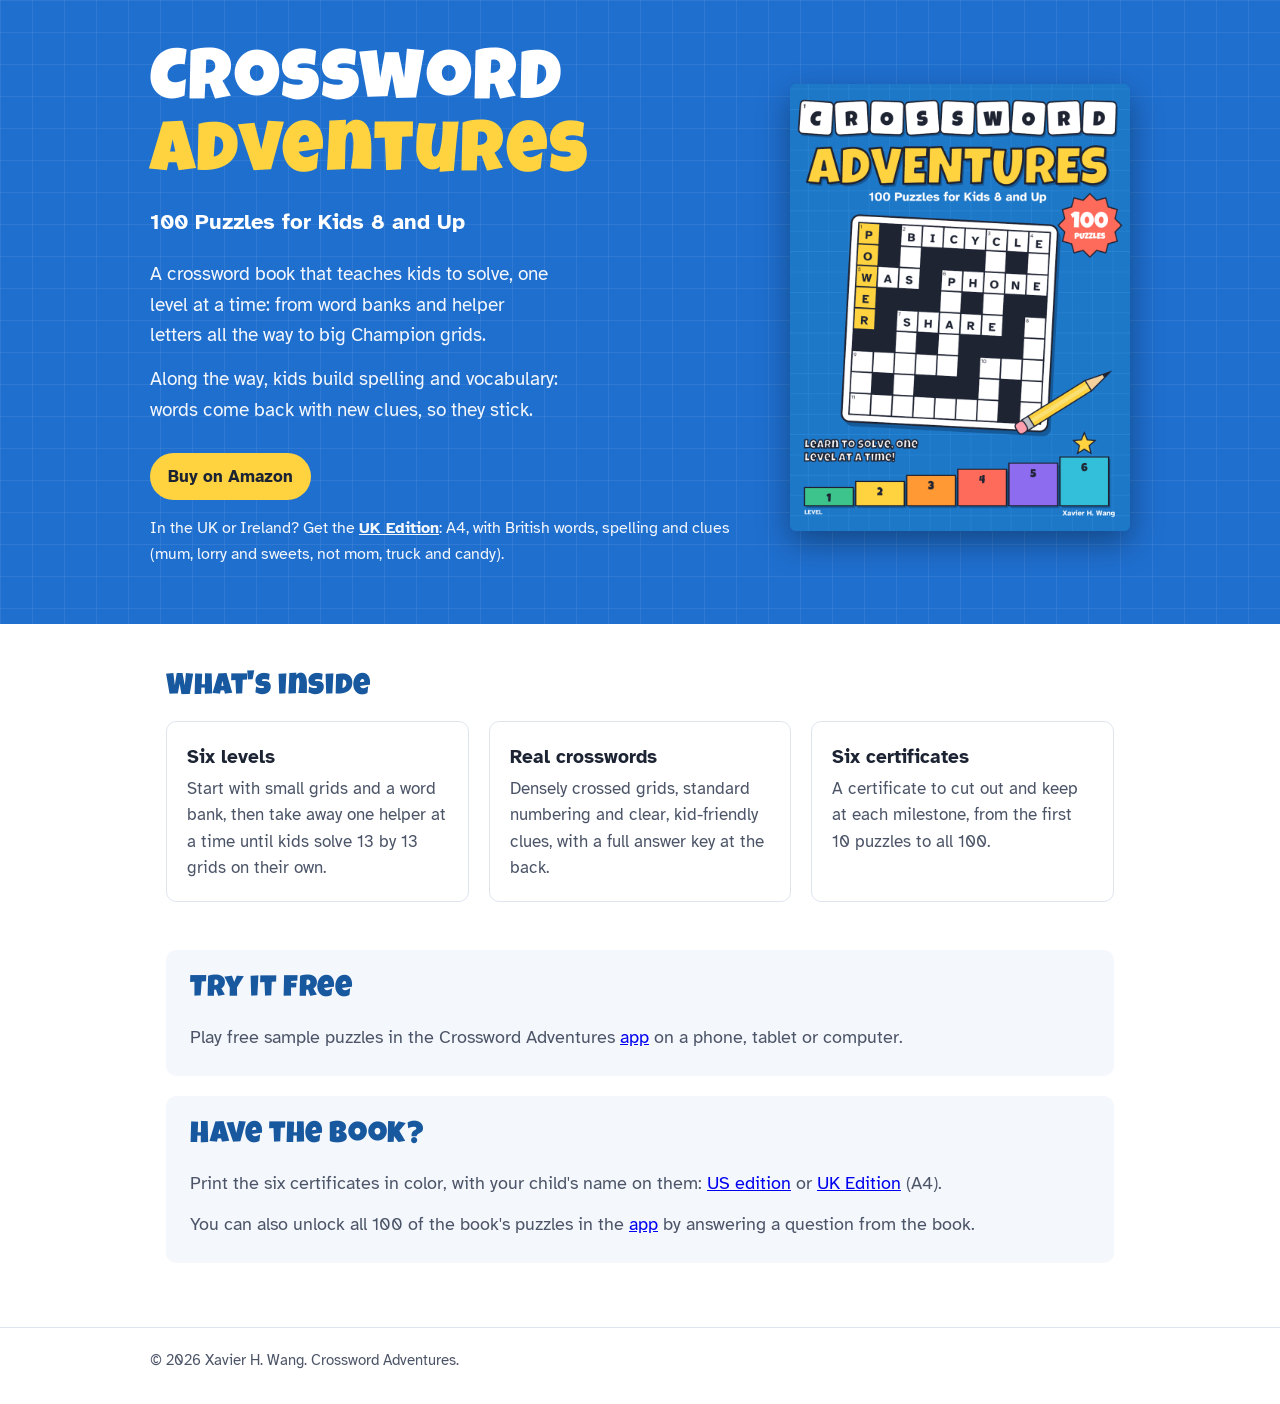
<file: index.html>
<!doctype html>
<html lang="en">
<head>
<meta charset="utf-8">
<meta name="viewport" content="width=device-width, initial-scale=1">
<title>Crossword Adventures</title>
<meta name="description" content="Crossword Adventures: 100 crossword puzzles for kids 8 and up that teach kids to solve, one level at a time. Available now on Amazon.">
<link rel="preconnect" href="https://fonts.googleapis.com">
<link rel="preconnect" href="https://fonts.gstatic.com" crossorigin>
<link rel="stylesheet" href="https://fonts.googleapis.com/css2?family=Atkinson+Hyperlegible:wght@400;700&family=Luckiest+Guy&display=swap">
<style>
  :root {
    --blue: #1f6fcf; --blue-deep: #17589f; --yellow: #ffd23f; --ink: #1c2333;
    --paper: #ffffff; --muted: #4c5568; --rule: #dfe5ef;
  }
  * { box-sizing: border-box }
  body { margin: 0; font: 18px/1.6 "Atkinson Hyperlegible", Arial, sans-serif; color: var(--ink); background: var(--paper) }
  header {
    background: var(--blue);
    background-image: linear-gradient(rgba(255,255,255,.07) 1px, transparent 1px),
                      linear-gradient(90deg, rgba(255,255,255,.07) 1px, transparent 1px);
    background-size: 32px 32px;
    color: #fff; padding: 48px 16px 56px;
  }
  .wrap { max-width: 980px; margin: 0 auto }
  .hero { display: grid; grid-template-columns: 1fr 340px; gap: 48px; align-items: center }
  h1 { font: 400 clamp(44px, 7vw, 72px)/1 "Luckiest Guy", sans-serif; margin: 0 0 12px; letter-spacing: .02em }
  h1 span { color: var(--yellow); display: block }
  .sub { font-size: 22px; font-weight: 700; margin: 0 0 20px }
  .lead { font-size: 19px; max-width: 34ch; margin: 0 0 28px; opacity: .95 }
  .lead:has(+ .lead) { margin-bottom: 14px }
  .badge { display: inline-block; background: var(--yellow); color: var(--ink); font-weight: 700;
           padding: 10px 18px; border-radius: 999px; font-size: 17px }
  .edition { margin: 16px 0 0; font-size: 16px; opacity: .95 }
  .edition a { color: #fff; font-weight: 700 }
  .edition a:focus-visible { outline: 3px solid var(--yellow); outline-offset: 2px }
  .cover { width: 100%; height: auto; border-radius: 6px; box-shadow: 0 12px 32px rgba(0,0,0,.35) }
  main { padding: 48px 16px 24px }
  h2 { font: 400 30px/1.1 "Luckiest Guy", sans-serif; color: var(--blue-deep); margin: 0 0 16px; letter-spacing: .02em }
  .grid { display: grid; grid-template-columns: repeat(3, 1fr); gap: 20px; margin-bottom: 48px }
  .card { border: 1px solid var(--rule); border-radius: 10px; padding: 20px }
  .card b { display: block; font-size: 19px; margin-bottom: 4px }
  .card p { margin: 0; color: var(--muted); font-size: 16.5px }
  .soon { background: #f4f7fc; border-radius: 10px; padding: 24px; margin-bottom: 40px }
  .soon p { margin: 0; color: var(--muted) }
  footer { border-top: 1px solid var(--rule); padding: 20px 16px 32px; color: var(--muted); font-size: 15px }
  @media (max-width: 760px) {
    .hero { grid-template-columns: 1fr; gap: 32px; text-align: center }
    .lead { margin-left: auto; margin-right: auto }
    .cover { max-width: 300px; display: block; margin: 0 auto }
    .grid { grid-template-columns: 1fr }
  }
</style>
</head>
<body>
<header>
  <div class="wrap hero">
    <div>
      <h1>Crossword <span>Adventures</span></h1>
      <p class="sub">100 Puzzles for Kids 8 and Up</p>
      <p class="lead">A crossword book that teaches kids to solve, one level at a time: from word banks and helper letters all the way to big Champion grids.</p>
      <p class="lead">Along the way, kids build spelling and vocabulary: words come back with new clues, so they stick.</p>
      <a class="badge" href="https://www.amazon.com/dp/B0HRD9HSZ9" style="text-decoration:none">Buy on Amazon</a>
      <p class="edition">In the UK or Ireland? Get the <a href="https://www.amazon.co.uk/dp/B0HRG3HMQG">UK Edition</a>: A4, with British words, spelling and clues (mum, lorry and sweets, not mom, truck and candy).</p>
    </div>
    <img class="cover" src="cover.png" alt="Cover of Crossword Adventures: 100 Puzzles for Kids 8 and Up, by Xavier H. Wang" width="900" height="1182">
  </div>
</header>
<main class="wrap">
  <h2>What's inside</h2>
  <div class="grid">
    <div class="card"><b>Six levels</b><p>Start with small grids and a word bank, then take away one helper at a time until kids solve 13 by 13 grids on their own.</p></div>
    <div class="card"><b>Real crosswords</b><p>Densely crossed grids, standard numbering and clear, kid-friendly clues, with a full answer key at the back.</p></div>
    <div class="card"><b>Six certificates</b><p>A certificate to cut out and keep at each milestone, from the first 10 puzzles to all 100.</p></div>
  </div>
  <div class="soon" style="margin-bottom:20px">
    <h2>Try it free</h2>
    <p>Play free sample puzzles in the Crossword Adventures <a href="https://app.crosswordadventures.com">app</a> on a phone, tablet or computer.</p>
  </div>
  <div class="soon">
    <h2>Have the book?</h2>
    <p>Print the six certificates in color, with your child's name on them: <a href="/adventuresone/">US edition</a> or <a href="/adventuresone-uk/">UK Edition</a> (A4).</p>
    <p style="margin-top:12px">You can also unlock all 100 of the book's puzzles in the
       <a href="https://app.crosswordadventures.com">app</a> by answering a question from the book.</p>
  </div>
</main>
<footer>
  <div class="wrap">&copy; 2026 Xavier H. Wang. Crossword Adventures.</div>
</footer>
</body>
</html>
</file>
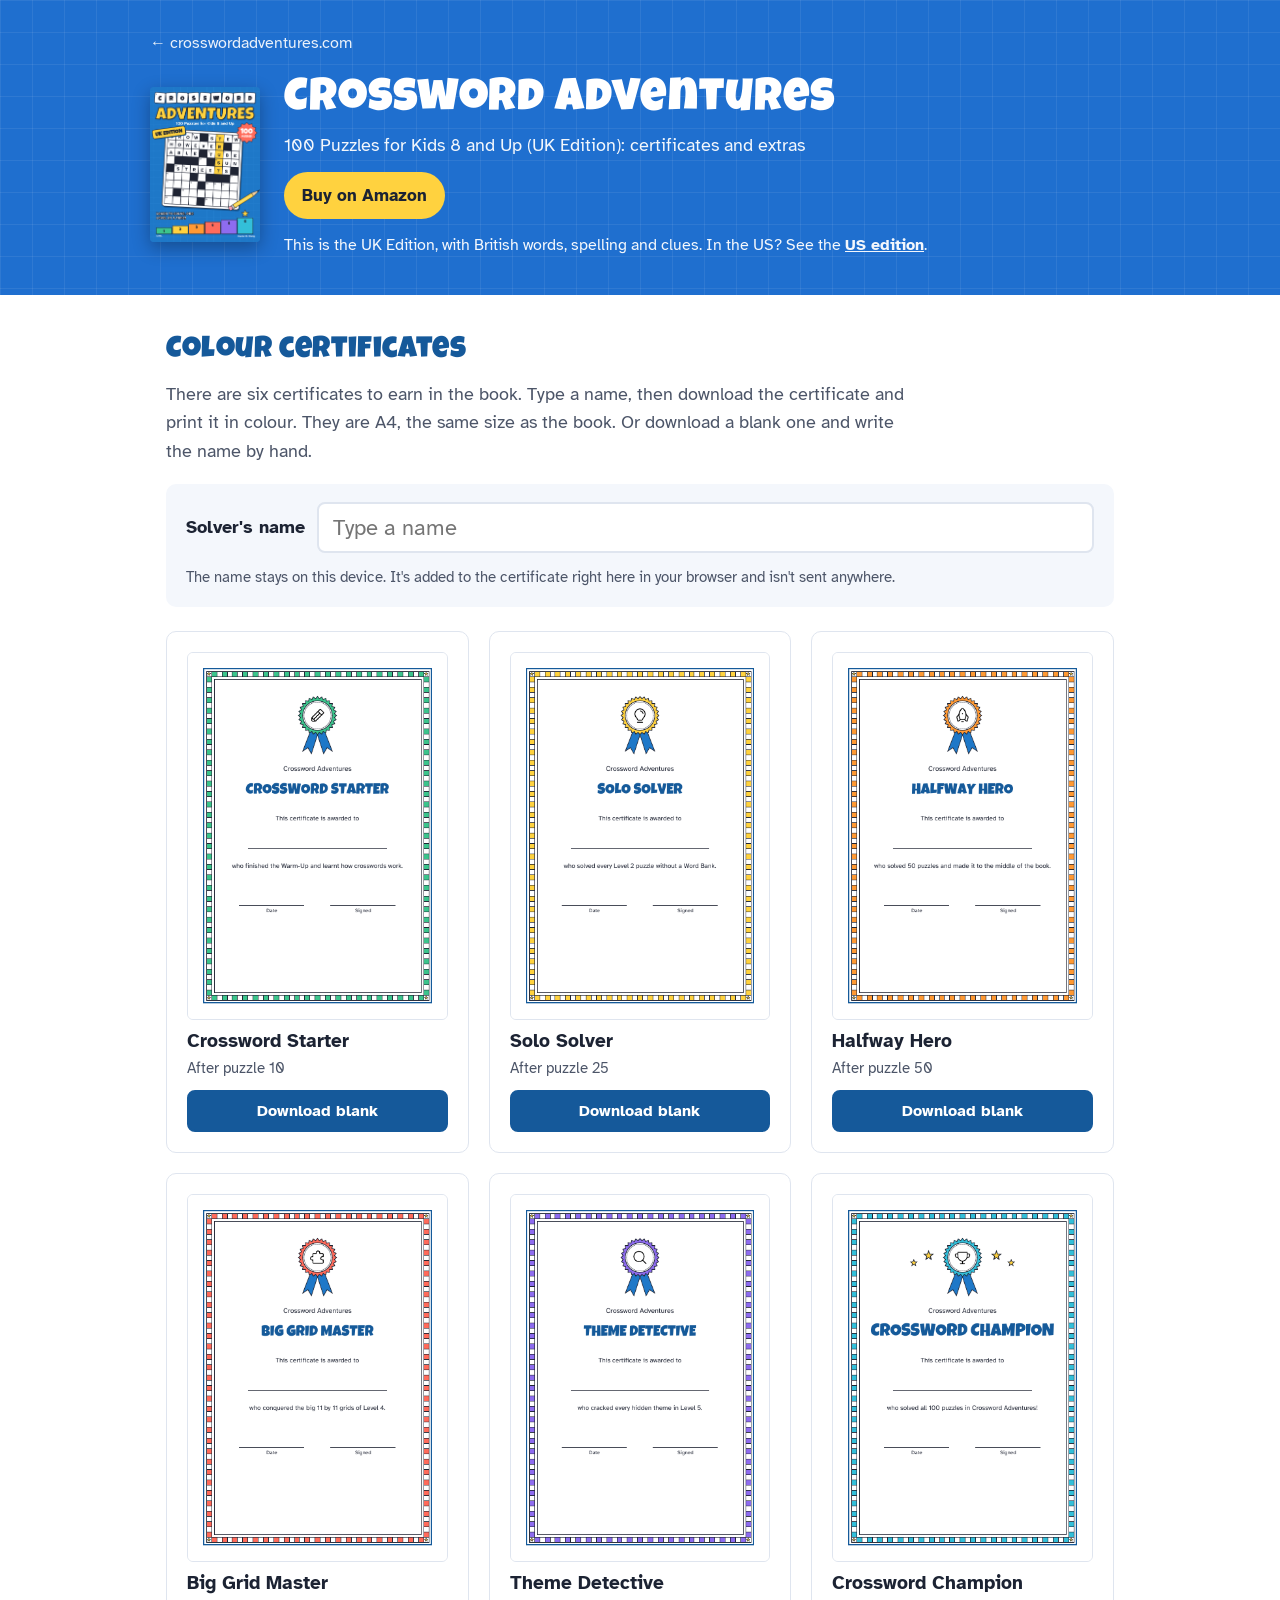
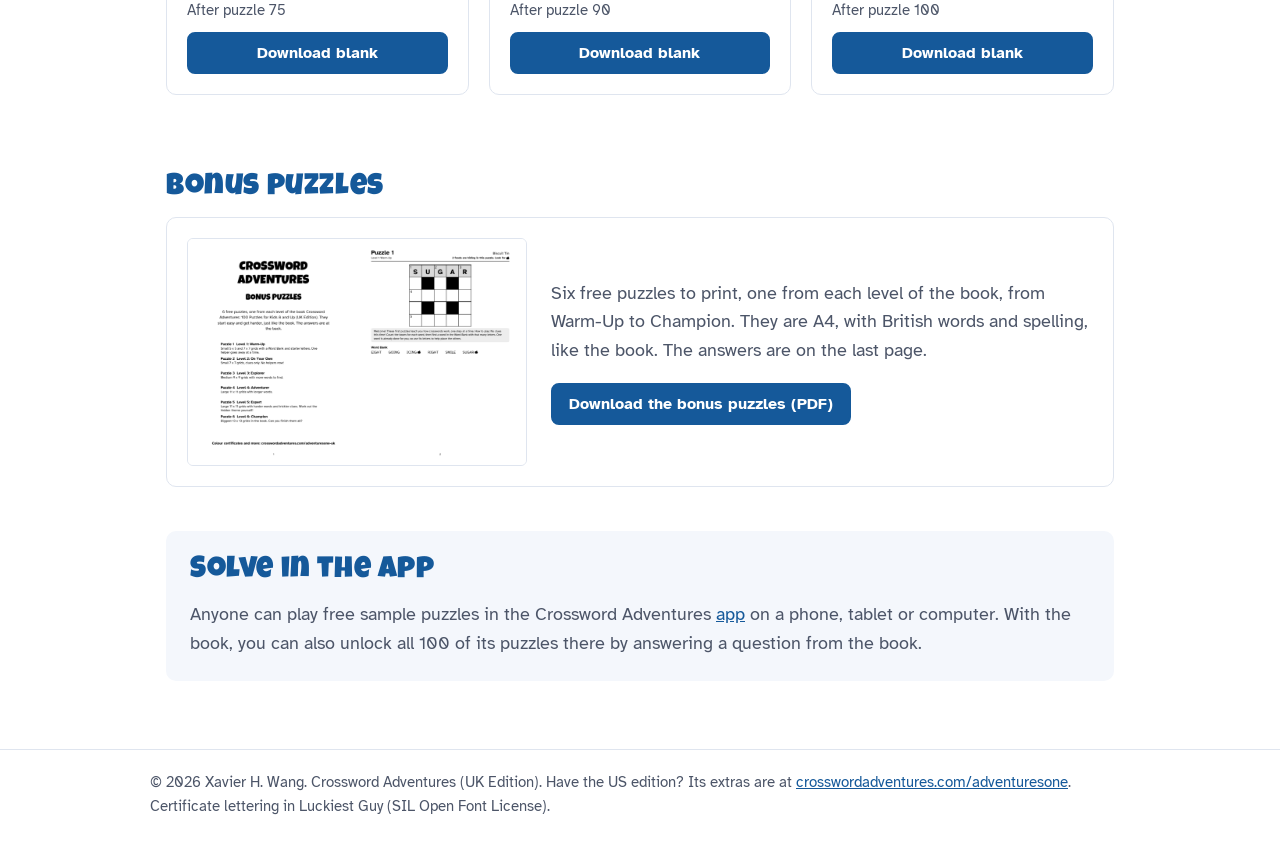
<file: adventuresone-uk/index.html>
<!doctype html>
<html lang="en">
<head>
<meta charset="utf-8">
<meta name="viewport" content="width=device-width, initial-scale=1">
<title>Crossword Adventures UK Edition: Certificates and Extras</title>
<meta name="description" content="Free colour certificates with your child's name, and six free bonus puzzles, for Crossword Adventures: 100 Puzzles for Kids 8 and Up (UK Edition).">
<link rel="preconnect" href="https://fonts.googleapis.com">
<link rel="preconnect" href="https://fonts.gstatic.com" crossorigin>
<link rel="stylesheet" href="https://fonts.googleapis.com/css2?family=Atkinson+Hyperlegible:wght@400;700&family=Luckiest+Guy&display=swap">
<link rel="stylesheet" href="/css/site.css">
<style>
  header { padding: 28px 16px 36px }
  .top { display: flex; align-items: center; gap: 24px }
  .top img { width: 110px; height: auto; border-radius: 4px; box-shadow: 0 6px 18px rgba(0,0,0,.3) }
  .home { color: #fff; opacity: .9; font-size: 16px; text-decoration: none }
  .home:hover { text-decoration: underline }
  header h1 { font: 400 clamp(32px, 5vw, 46px)/1.05 "Luckiest Guy", sans-serif; margin: 6px 0 6px; letter-spacing: .02em }
  header p { margin: 0; font-size: 18px; opacity: .95 }
  main { padding: 40px 16px 24px }
  section { margin-bottom: 44px }
  .lead { margin: 0 0 18px; color: var(--muted); max-width: 62ch }
  .namebox { display: flex; flex-wrap: wrap; gap: 12px; align-items: center; background: var(--soft);
             border-radius: 10px; padding: 18px 20px; margin-bottom: 24px }
  .namebox label { font-weight: 700 }
  .namebox input { font: 22px "Atkinson Hyperlegible", Arial, sans-serif; padding: 10px 14px; border: 2px solid var(--rule);
                   border-radius: 8px; flex: 1 1 260px; min-width: 0; color: var(--ink) }
  .namebox small { flex-basis: 100%; color: var(--muted); font-size: 15px }
  .certs { display: grid; grid-template-columns: repeat(3, 1fr); gap: 20px }
  .cert { display: flex; flex-direction: column; gap: 10px }
  .cert img { width: 100%; height: auto; border: 1px solid var(--rule); border-radius: 6px; background: #fff }
  .cert b { font-size: 19px; line-height: 1.25 }
  .cert .when { color: var(--muted); font-size: 15px; margin-top: -8px }
  .cert .btns { display: flex; flex-direction: column; gap: 8px; margin-top: auto }
  .status { min-height: 1.4em; color: var(--muted); font-size: 15px; margin-top: 12px }
  .bonus { display: flex; gap: 24px; align-items: center; flex-wrap: wrap }
  .bonus img { width: 340px; max-width: 100%; height: auto; border: 1px solid var(--rule); border-radius: 6px; background: #fff }
  .bonus div { flex: 1 1 260px }
  @media (max-width: 760px) {
    .certs { grid-template-columns: 1fr 1fr }
    .top img { width: 80px }
  }
  @media (max-width: 460px) { .certs { grid-template-columns: 1fr } }
</style>
</head>
<body>
<header class="grid-bg">
  <div class="wrap">
    <a class="home" href="/">&larr; crosswordadventures.com</a>
    <div class="top" style="margin-top:14px">
      <img src="/cover-uk.png" alt="Cover of Crossword Adventures, UK Edition" width="900" height="1272">
      <div>
        <h1>Crossword Adventures</h1>
        <p>100 Puzzles for Kids 8 and Up (UK Edition): certificates and extras</p>
        <a class="badge" href="https://www.amazon.co.uk/dp/B0HRG3HMQG" style="margin-top:12px;text-decoration:none">Buy on Amazon</a>
        <p class="edition">This is the UK Edition, with British words, spelling and clues. In the US? See the <a href="/adventuresone/">US edition</a>.</p>
      </div>
    </div>
  </div>
</header>

<main class="wrap">
  <section aria-labelledby="certs-h">
    <h2 id="certs-h">Colour certificates</h2>
    <p class="lead">There are six certificates to earn in the book. Type a name, then download the certificate and print it in colour. They are A4, the same size as the book. Or download a blank one and write the name by hand.</p>

    <div class="namebox">
      <label for="name">Solver's name</label>
      <input id="name" type="text" maxlength="40" autocomplete="off" placeholder="Type a name">
      <small>The name stays on this device. It's added to the certificate right here in your browser and isn't sent anywhere.</small>
    </div>

    <div class="certs" id="certs"></div>
    <p class="status" id="status" role="status"></p>
  </section>

  <section aria-labelledby="bonus-h">
    <h2 id="bonus-h">Bonus puzzles</h2>
    <div class="bonus card">
      <img src="bonus-puzzles.png" alt="The first two pages of the bonus puzzles" width="866" height="579" loading="lazy">
      <div>
        <p class="lead">Six free puzzles to print, one from each level of the book, from Warm-Up to Champion. They are A4, with British words and spelling, like the book. The answers are on the last page.</p>
        <a class="btn btn-main" href="crossword-adventures-uk-bonus-puzzles.pdf" download>Download the bonus puzzles (PDF)</a>
      </div>
    </div>
  </section>

  <section class="soon">
    <h2>Solve in the app</h2>
    <p>Anyone can play free sample puzzles in the Crossword Adventures
       <a href="https://app.crosswordadventures.com/?edition=uk">app</a> on a phone, tablet or computer.
       With the book, you can also unlock all 100 of its puzzles there by answering a question from the book.</p>
  </section>
</main>

<footer>
  <div class="wrap">&copy; 2026 Xavier H. Wang. Crossword Adventures (UK Edition). Have the US edition? Its extras are at <a href="/adventuresone/">crosswordadventures.com/adventuresone</a>. Certificate lettering in Luckiest Guy (SIL Open Font License).</div>
</footer>

<script src="/js/pdf-lib.min.js"></script>
<script src="/js/fontkit.umd.min.js"></script>
<script>
(function () {
  var BASE = "certificates/";
  var NAME_COLOR = [0.082, 0.353, 0.604];   // the cover's deep blue
  var certs = [], fontBytes = null;
  var nameEl = document.getElementById("name"), statusEl = document.getElementById("status");
  try { nameEl.value = localStorage.getItem("ca-name") || ""; } catch (e) {}
  nameEl.addEventListener("input", function () {
    try { localStorage.setItem("ca-name", nameEl.value); } catch (e) {}
    render();
  });

  function esc(s) { return s.replace(/[&<>"]/g, function (c) { return {"&": "&amp;", "<": "&lt;", ">": "&gt;", '"': "&quot;"}[c]; }); }

  function render() {
    var nm = nameEl.value.trim();
    document.getElementById("certs").innerHTML = certs.map(function (c, i) {
      return '<div class="cert card">' +
        '<img src="' + BASE + c.file.replace(/\.pdf$/, ".png") + '" alt="' + esc(c.title) + ' certificate" width="408" height="528" loading="lazy">' +
        '<b>' + esc(c.title) + '</b>' +
        '<div class="when">After puzzle ' + c.after_puzzle + '</div>' +
        '<div class="btns">' +
          (nm ? '<button class="btn btn-main" data-i="' + i + '">Download with name</button>' : '') +
          '<a class="btn ' + (nm ? 'btn-plain' : 'btn-main') + '" href="' + BASE + c.file + '" download>Download blank</a>' +
        '</div></div>';
    }).join("");
  }

  document.getElementById("certs").addEventListener("click", function (ev) {
    var b = ev.target.closest("button[data-i]");
    if (b) makeNamed(certs[+b.dataset.i], nameEl.value.trim(), b);
  });

  function makeNamed(c, nm, btn) {
    btn.disabled = true; statusEl.textContent = "Making your certificate…";
    var pdfP = fetch(BASE + c.file).then(function (r) { return r.arrayBuffer(); });
    var fontP = fontBytes ? Promise.resolve(fontBytes)
      : fetch("/fonts/LuckiestGuy-Regular.ttf").then(function (r) { return r.arrayBuffer(); }).then(function (b) { fontBytes = b; return b; });
    Promise.all([pdfP, fontP]).then(function (res) {
      return PDFLib.PDFDocument.load(res[0]).then(function (doc) {
        doc.registerFontkit(fontkit);
        return doc.embedFont(res[1], { subset: true }).then(function (font) {
          var page = doc.getPages()[0], L = c.name_line, maxW = (L.x1 - L.x0) - 16, size = 32;
          while (size > 12 && font.widthOfTextAtSize(nm, size) > maxW) size -= 1;
          var w = font.widthOfTextAtSize(nm, size);
          page.drawText(nm, { x: (L.x0 + L.x1) / 2 - w / 2, y: L.y + 7, size: size, font: font,
                              color: PDFLib.rgb(NAME_COLOR[0], NAME_COLOR[1], NAME_COLOR[2]) });
          doc.setTitle(c.title + " certificate for " + nm);
          return doc.save();
        });
      });
    }).then(function (bytes) {
      var url = URL.createObjectURL(new Blob([bytes], { type: "application/pdf" }));
      var a = document.createElement("a");
      a.href = url; a.download = c.title + " - " + nm.replace(/[\\/:*?"<>|]/g, "") + ".pdf";
      document.body.appendChild(a); a.click(); a.remove();
      setTimeout(function () { URL.revokeObjectURL(url); }, 60000);
      statusEl.textContent = "Done! Open the downloaded PDF to print it.";
    }).catch(function () {
      statusEl.textContent = "Sorry, that didn't work. Try the blank certificate instead, or try again.";
    }).then(function () { btn.disabled = false; });
  }

  fetch(BASE + "certificates.json").then(function (r) { return r.json(); }).then(function (j) { certs = j; render(); })
    .catch(function () { statusEl.textContent = "The certificates couldn't load. Please reload the page."; });
})();
</script>
</body>
</html>
</file>
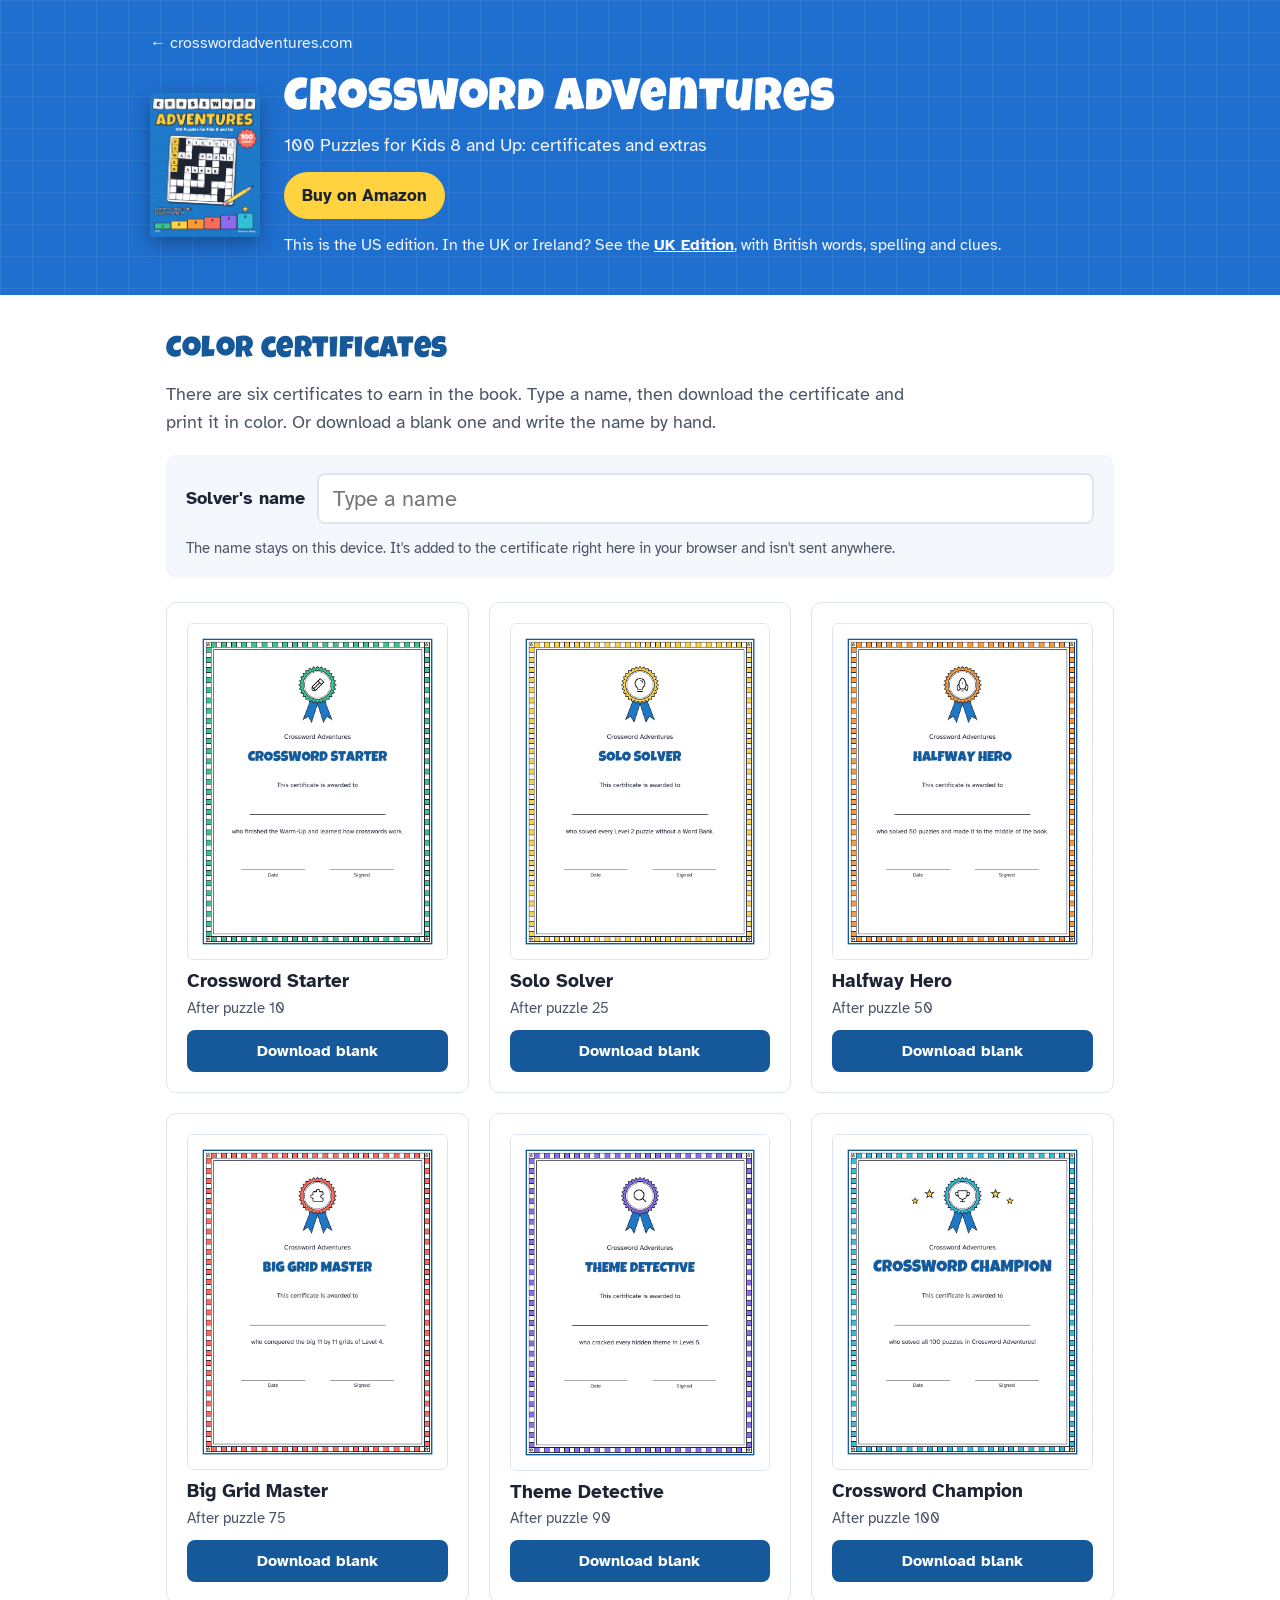
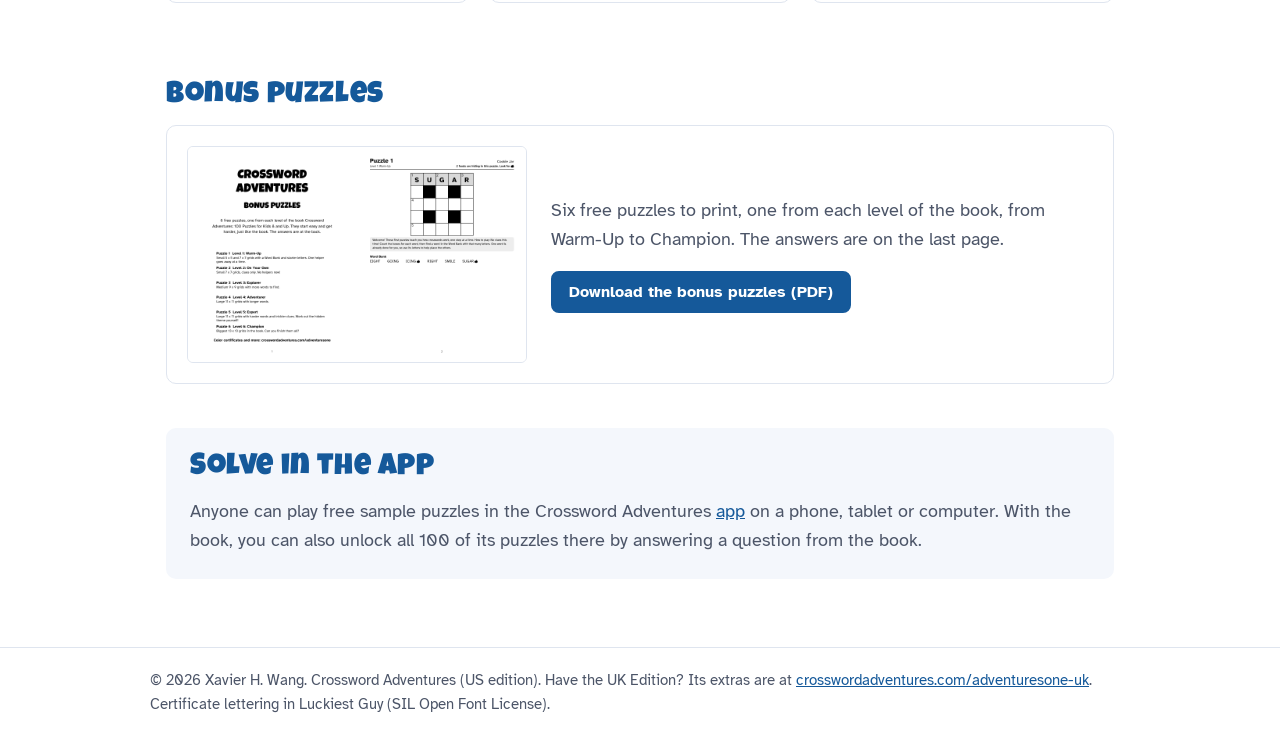
<file: adventuresone/index.html>
<!doctype html>
<html lang="en">
<head>
<meta charset="utf-8">
<meta name="viewport" content="width=device-width, initial-scale=1">
<title>Crossword Adventures: Certificates and Extras</title>
<meta name="description" content="Free color certificates with your child's name, and six free bonus puzzles for Crossword Adventures: 100 Puzzles for Kids 8 and Up.">
<link rel="preconnect" href="https://fonts.googleapis.com">
<link rel="preconnect" href="https://fonts.gstatic.com" crossorigin>
<link rel="stylesheet" href="https://fonts.googleapis.com/css2?family=Atkinson+Hyperlegible:wght@400;700&family=Luckiest+Guy&display=swap">
<link rel="stylesheet" href="/css/site.css">
<style>
  header { padding: 28px 16px 36px }
  .top { display: flex; align-items: center; gap: 24px }
  .top img { width: 110px; height: auto; border-radius: 4px; box-shadow: 0 6px 18px rgba(0,0,0,.3) }
  .home { color: #fff; opacity: .9; font-size: 16px; text-decoration: none }
  .home:hover { text-decoration: underline }
  header h1 { font: 400 clamp(32px, 5vw, 46px)/1.05 "Luckiest Guy", sans-serif; margin: 6px 0 6px; letter-spacing: .02em }
  header p { margin: 0; font-size: 18px; opacity: .95 }
  main { padding: 40px 16px 24px }
  section { margin-bottom: 44px }
  .lead { margin: 0 0 18px; color: var(--muted); max-width: 62ch }
  .namebox { display: flex; flex-wrap: wrap; gap: 12px; align-items: center; background: var(--soft);
             border-radius: 10px; padding: 18px 20px; margin-bottom: 24px }
  .namebox label { font-weight: 700 }
  .namebox input { font: 22px "Atkinson Hyperlegible", Arial, sans-serif; padding: 10px 14px; border: 2px solid var(--rule);
                   border-radius: 8px; flex: 1 1 260px; min-width: 0; color: var(--ink) }
  .namebox small { flex-basis: 100%; color: var(--muted); font-size: 15px }
  .certs { display: grid; grid-template-columns: repeat(3, 1fr); gap: 20px }
  .cert { display: flex; flex-direction: column; gap: 10px }
  .cert img { width: 100%; height: auto; border: 1px solid var(--rule); border-radius: 6px; background: #fff }
  .cert b { font-size: 19px; line-height: 1.25 }
  .cert .when { color: var(--muted); font-size: 15px; margin-top: -8px }
  .cert .btns { display: flex; flex-direction: column; gap: 8px; margin-top: auto }
  .status { min-height: 1.4em; color: var(--muted); font-size: 15px; margin-top: 12px }
  .bonus { display: flex; gap: 24px; align-items: center; flex-wrap: wrap }
  .bonus img { width: 340px; max-width: 100%; height: auto; border: 1px solid var(--rule); border-radius: 6px; background: #fff }
  .bonus div { flex: 1 1 260px }
  @media (max-width: 760px) {
    .certs { grid-template-columns: 1fr 1fr }
    .top img { width: 80px }
  }
  @media (max-width: 460px) { .certs { grid-template-columns: 1fr } }
</style>
</head>
<body>
<header class="grid-bg">
  <div class="wrap">
    <a class="home" href="/">&larr; crosswordadventures.com</a>
    <div class="top" style="margin-top:14px">
      <img src="/cover.png" alt="Cover of Crossword Adventures" width="900" height="1182">
      <div>
        <h1>Crossword Adventures</h1>
        <p>100 Puzzles for Kids 8 and Up: certificates and extras</p>
        <a class="badge" href="https://www.amazon.com/dp/B0HRD9HSZ9" style="margin-top:12px;text-decoration:none">Buy on Amazon</a>
        <p class="edition">This is the US edition. In the UK or Ireland? See the <a href="/adventuresone-uk/">UK Edition</a>, with British words, spelling and clues.</p>
      </div>
    </div>
  </div>
</header>

<main class="wrap">
  <section aria-labelledby="certs-h">
    <h2 id="certs-h">Color certificates</h2>
    <p class="lead">There are six certificates to earn in the book. Type a name, then download the certificate and print it in color. Or download a blank one and write the name by hand.</p>

    <div class="namebox">
      <label for="name">Solver's name</label>
      <input id="name" type="text" maxlength="40" autocomplete="off" placeholder="Type a name">
      <small>The name stays on this device. It's added to the certificate right here in your browser and isn't sent anywhere.</small>
    </div>

    <div class="certs" id="certs"></div>
    <p class="status" id="status" role="status"></p>
  </section>

  <section aria-labelledby="bonus-h">
    <h2 id="bonus-h">Bonus puzzles</h2>
    <div class="bonus card">
      <img src="bonus-puzzles.png" alt="The first two pages of the bonus puzzles" width="866" height="550" loading="lazy">
      <div>
        <p class="lead">Six free puzzles to print, one from each level of the book, from Warm-Up to Champion. The answers are on the last page.</p>
        <a class="btn btn-main" href="crossword-adventures-bonus-puzzles.pdf" download>Download the bonus puzzles (PDF)</a>
      </div>
    </div>
  </section>

  <section class="soon">
    <h2>Solve in the app</h2>
    <p>Anyone can play free sample puzzles in the Crossword Adventures
       <a href="https://app.crosswordadventures.com/?edition=us">app</a> on a phone, tablet or computer.
       With the book, you can also unlock all 100 of its puzzles there by answering a question from the book.</p>
  </section>
</main>

<footer>
  <div class="wrap">&copy; 2026 Xavier H. Wang. Crossword Adventures (US edition). Have the UK Edition? Its extras are at <a href="/adventuresone-uk/">crosswordadventures.com/adventuresone-uk</a>. Certificate lettering in Luckiest Guy (SIL Open Font License).</div>
</footer>

<script src="/js/pdf-lib.min.js"></script>
<script src="/js/fontkit.umd.min.js"></script>
<script>
(function () {
  var BASE = "certificates/";
  var NAME_COLOR = [0.082, 0.353, 0.604];   // the cover's deep blue
  var certs = [], fontBytes = null;
  var nameEl = document.getElementById("name"), statusEl = document.getElementById("status");
  try { nameEl.value = localStorage.getItem("ca-name") || ""; } catch (e) {}
  nameEl.addEventListener("input", function () {
    try { localStorage.setItem("ca-name", nameEl.value); } catch (e) {}
    render();
  });

  function esc(s) { return s.replace(/[&<>"]/g, function (c) { return {"&": "&amp;", "<": "&lt;", ">": "&gt;", '"': "&quot;"}[c]; }); }

  function render() {
    var nm = nameEl.value.trim();
    document.getElementById("certs").innerHTML = certs.map(function (c, i) {
      return '<div class="cert card">' +
        '<img src="' + BASE + c.file.replace(/\.pdf$/, ".png") + '" alt="' + esc(c.title) + ' certificate" width="408" height="528" loading="lazy">' +
        '<b>' + esc(c.title) + '</b>' +
        '<div class="when">After puzzle ' + c.after_puzzle + '</div>' +
        '<div class="btns">' +
          (nm ? '<button class="btn btn-main" data-i="' + i + '">Download with name</button>' : '') +
          '<a class="btn ' + (nm ? 'btn-plain' : 'btn-main') + '" href="' + BASE + c.file + '" download>Download blank</a>' +
        '</div></div>';
    }).join("");
  }

  document.getElementById("certs").addEventListener("click", function (ev) {
    var b = ev.target.closest("button[data-i]");
    if (b) makeNamed(certs[+b.dataset.i], nameEl.value.trim(), b);
  });

  function makeNamed(c, nm, btn) {
    btn.disabled = true; statusEl.textContent = "Making your certificate…";
    var pdfP = fetch(BASE + c.file).then(function (r) { return r.arrayBuffer(); });
    var fontP = fontBytes ? Promise.resolve(fontBytes)
      : fetch("/fonts/LuckiestGuy-Regular.ttf").then(function (r) { return r.arrayBuffer(); }).then(function (b) { fontBytes = b; return b; });
    Promise.all([pdfP, fontP]).then(function (res) {
      return PDFLib.PDFDocument.load(res[0]).then(function (doc) {
        doc.registerFontkit(fontkit);
        return doc.embedFont(res[1], { subset: true }).then(function (font) {
          var page = doc.getPages()[0], L = c.name_line, maxW = (L.x1 - L.x0) - 16, size = 32;
          while (size > 12 && font.widthOfTextAtSize(nm, size) > maxW) size -= 1;
          var w = font.widthOfTextAtSize(nm, size);
          page.drawText(nm, { x: (L.x0 + L.x1) / 2 - w / 2, y: L.y + 7, size: size, font: font,
                              color: PDFLib.rgb(NAME_COLOR[0], NAME_COLOR[1], NAME_COLOR[2]) });
          doc.setTitle(c.title + " certificate for " + nm);
          return doc.save();
        });
      });
    }).then(function (bytes) {
      var url = URL.createObjectURL(new Blob([bytes], { type: "application/pdf" }));
      var a = document.createElement("a");
      a.href = url; a.download = c.title + " - " + nm.replace(/[\\/:*?"<>|]/g, "") + ".pdf";
      document.body.appendChild(a); a.click(); a.remove();
      setTimeout(function () { URL.revokeObjectURL(url); }, 60000);
      statusEl.textContent = "Done! Open the downloaded PDF to print it.";
    }).catch(function () {
      statusEl.textContent = "Sorry, that didn't work. Try the blank certificate instead, or try again.";
    }).then(function () { btn.disabled = false; });
  }

  fetch(BASE + "certificates.json").then(function (r) { return r.json(); }).then(function (j) { certs = j; render(); })
    .catch(function () { statusEl.textContent = "The certificates couldn't load. Please reload the page."; });
})();
</script>
</body>
</html>
</file>
<file: css/site.css>
/* Crossword Adventures site: shared styles (fonts: Atkinson Hyperlegible + Luckiest Guy, as in the book) */
:root {
  --blue: #1f6fcf; --blue-deep: #15599a; --yellow: #ffd23f; --ink: #1c2333;
  --paper: #ffffff; --muted: #4c5568; --rule: #dfe5ef; --soft: #f4f7fc;
}
* { box-sizing: border-box }
body { margin: 0; font: 18px/1.6 "Atkinson Hyperlegible", Arial, sans-serif; color: var(--ink); background: var(--paper) }
a { color: var(--blue-deep) }
.wrap { max-width: 980px; margin: 0 auto }
.grid-bg {
  background: var(--blue);
  background-image: linear-gradient(rgba(255,255,255,.07) 1px, transparent 1px),
                    linear-gradient(90deg, rgba(255,255,255,.07) 1px, transparent 1px);
  background-size: 32px 32px; color: #fff;
}
.display { font-family: "Luckiest Guy", sans-serif; font-weight: 400; letter-spacing: .02em }
h2 { font: 400 30px/1.1 "Luckiest Guy", sans-serif; color: var(--blue-deep); margin: 0 0 12px; letter-spacing: .02em }
.badge { display: inline-block; background: var(--yellow); color: var(--ink); font-weight: 700;
         padding: 10px 18px; border-radius: 999px; font-size: 17px }
.card { border: 1px solid var(--rule); border-radius: 10px; padding: 20px }
.soon { background: var(--soft); border-radius: 10px; padding: 24px }
.soon p { margin: 0; color: var(--muted) }
footer { border-top: 1px solid var(--rule); padding: 20px 16px 32px; color: var(--muted); font-size: 15px }
.btn { display: inline-block; font: 700 16px/1 "Atkinson Hyperlegible", Arial, sans-serif; border-radius: 8px;
       padding: 11px 16px; border: 2px solid var(--blue-deep); cursor: pointer; text-decoration: none; text-align: center }
.btn-main { background: var(--blue-deep); color: #fff }
.btn-main:hover { background: var(--blue) ; border-color: var(--blue) }
.btn-plain { background: #fff; color: var(--blue-deep) }
.btn-plain:hover { background: var(--soft) }
.btn:focus-visible, input:focus-visible { outline: 3px solid var(--yellow); outline-offset: 2px }
/* link to the other edition (US <-> UK), in the blue header */
.edition { margin: 14px 0 0; font-size: 16px; opacity: .95 }
.edition a { color: #fff; font-weight: 700 }
.edition a:focus-visible { outline: 3px solid var(--yellow); outline-offset: 2px }
</file>
